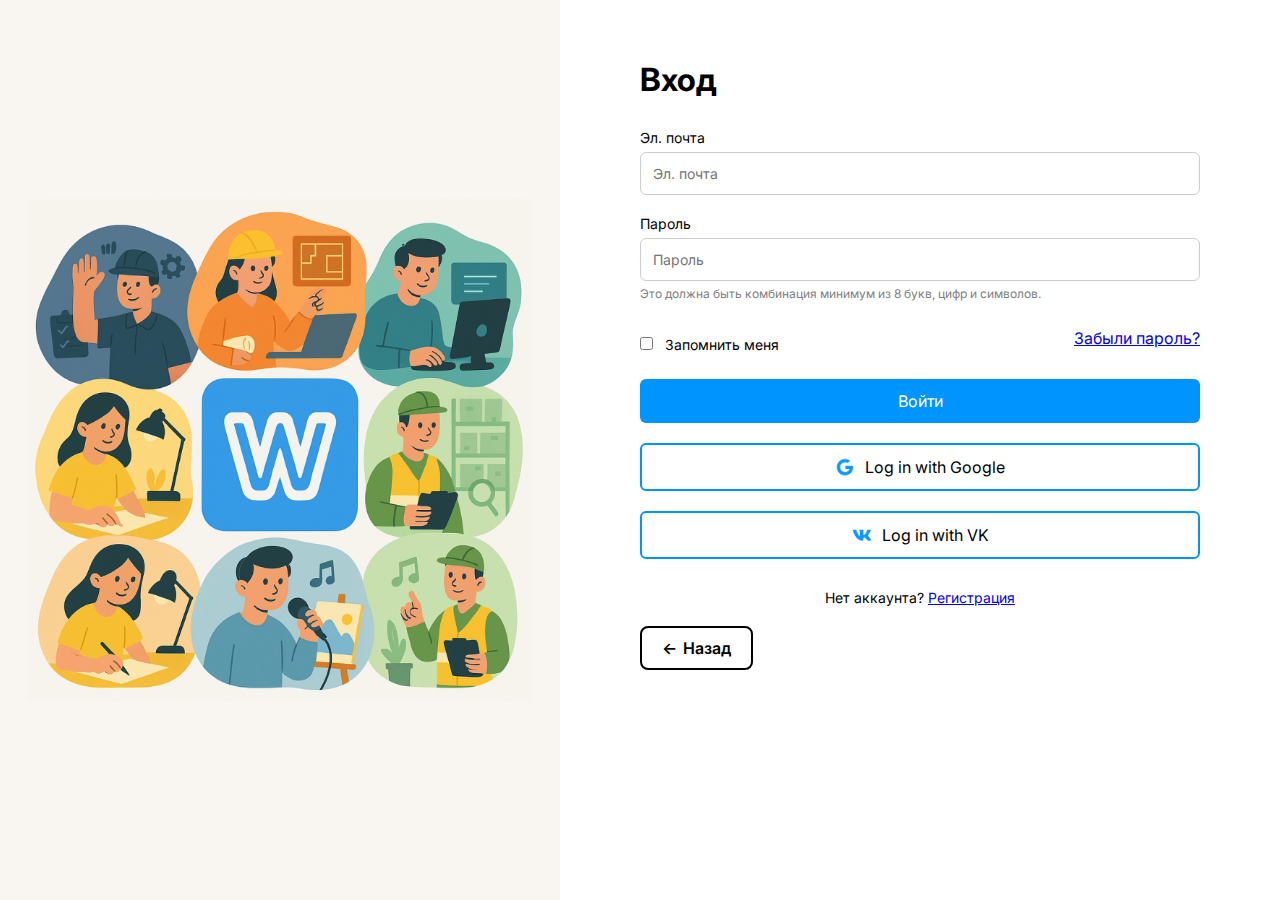
<file: login.html>
<!DOCTYPE html>
<html lang="ru">
<head>
  <meta charset="UTF-8">
  <meta name="viewport" content="width=device-width, initial-scale=1.0">
  <title>Вход</title>
  <link href="https://fonts.googleapis.com/css2?family=Inter:wght@400;600&display=swap" rel="stylesheet">
  <style>
    * {
      box-sizing: border-box;
      margin: 0;
      padding: 0;
      font-family: 'Inter', sans-serif;
    }
    body {
      display: flex;
      min-height: 100vh;
      background-color: #f9f6f1;
    }
    .left {
      flex: 1;
      display: flex;
      justify-content: center;
      align-items: center;
      background-color: #f9f6f1;
    }
    .left img {
      max-width: 90%;
      height: auto;
    }
    .right {
      flex: 1;
      background-color: white;
      padding: 60px 80px;
    }
    h1 {
      font-size: 32px;
      margin-bottom: 30px;
      font-weight: 700;
    }
    label {
      display: block;
      margin-top: 20px;
      margin-bottom: 6px;
      font-size: 14px;
    }
    input[type="email"], input[type="password"] {
      width: 100%;
      padding: 12px;
      font-size: 14px;
      border: 1px solid #ccc;
      border-radius: 6px;
    }
    .hint {
      font-size: 12px;
      color: gray;
      margin-top: 5px;
    }
    .remember-row {
      display: flex;
      align-items: center;
      margin-top: 15px;
      justify-content: space-between;
    }
    .remember-row input {
      margin-right: 8px;
    }
    .login-btn, .oauth-btn {
      width: 100%;
      padding: 12px;
      font-size: 16px;
      margin-top: 20px;
      border-radius: 6px;
      border: none;
      cursor: pointer;
    }
    .login-btn {
      background-color: #0094ff;
      color: white;
    }
    .oauth-btn {
      background-color: white;
      border: 2px solid #0094ff;
      display: flex;
      align-items: center;
      justify-content: center;
      gap: 10px;
    }
    .oauth-btn img {
      width: 20px;
    }
    .footer {
      margin-top: 30px;
      font-size: 14px;
      text-align: center;
    }
    .back-btn {
      display: inline-flex;
      align-items: center;
      gap: 6px;
      margin-top: 20px;
      padding: 10px 20px;
      border: 2px solid black;
      border-radius: 8px;
      font-weight: 600;
      cursor: pointer;
    }
  </style>
</head>
<body>
  <div class="left">
    <img src="static/img/welcome_img.png" alt="Illustration">
  </div>
  <div class="right">
    <h1>Вход</h1>
    <form>
      <label for="email">Эл. почта</label>
      <input type="email" id="email" placeholder="Эл. почта">

      <label for="password">Пароль</label>
      <input type="password" id="password" placeholder="Пароль">
      <div class="hint">Это должна быть комбинация минимум из 8 букв, цифр и символов.</div>

      <div class="remember-row">
        <label><input type="checkbox"> Запомнить меня</label>
        <a href="#">Забыли пароль?</a>
      </div>

      <button type="submit" class="login-btn">Войти</button>

      <button type="button" class="oauth-btn">
        <img src="static/img/google.png" alt="Google"> Log in with Google
      </button>
      <button type="button" class="oauth-btn">
        <img src="static/img/vk.png" alt="VK"> Log in with VK
      </button>

      <div class="footer">
        Нет аккаунта? <a href="registration/register.html">Регистрация</a>
      </div>
      <div class="back-btn">
        <span>&larr;</span> Назад
      </div>
    </form>
  </div>
</body>
</html>
</file>
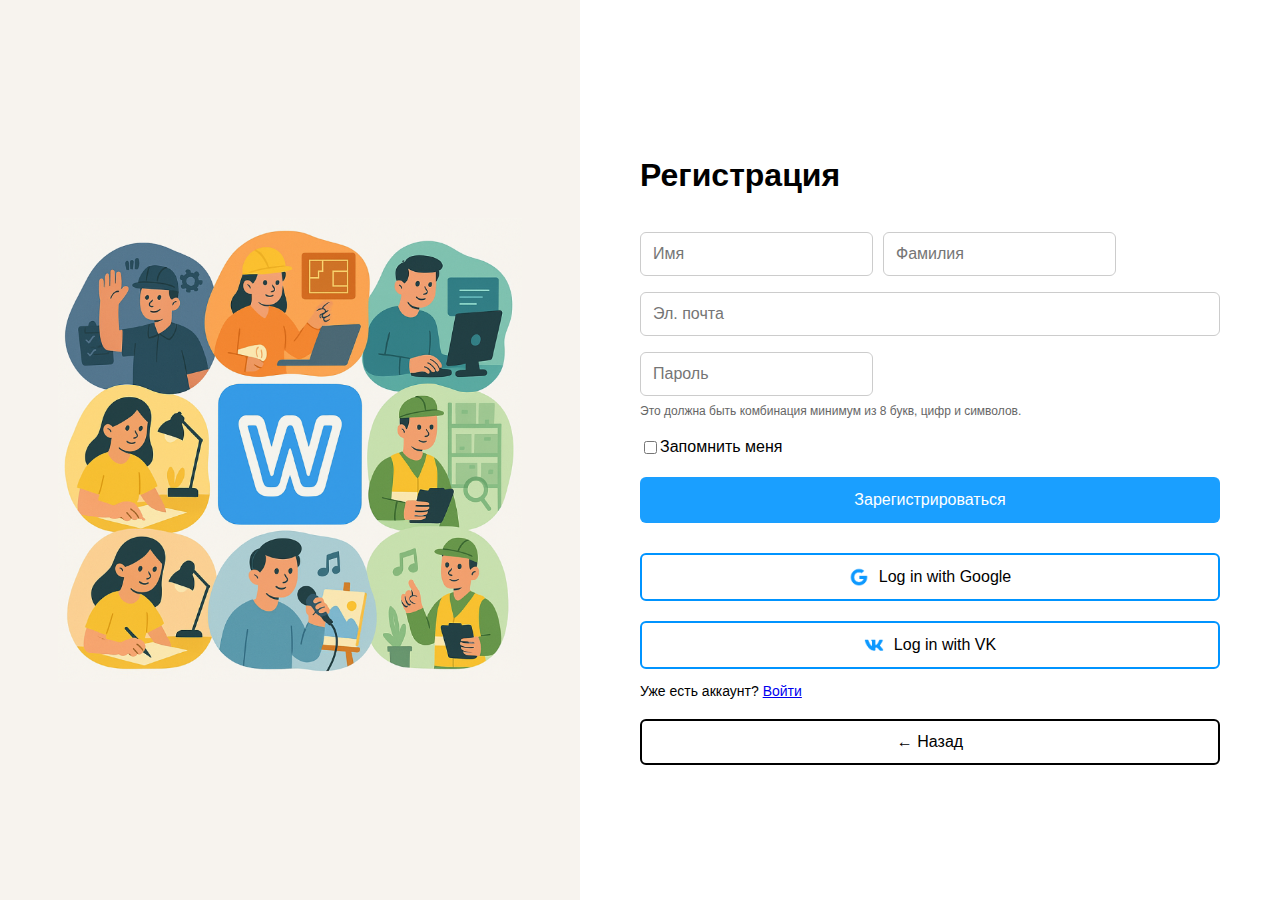
<file: registration/register.html>
<!DOCTYPE html>
<html lang="ru">
<head>
  <meta charset="UTF-8" />
  <meta name="viewport" content="width=device-width, initial-scale=1.0" />
  <title>Регистрация</title>
  <link rel="stylesheet" href="style.css" />
</head>
<body>
  <div class="container">
    <div class="left">
      <img src="../static/img/welcome_img.png" alt="Welcome image" />
    </div>
    <div class="right">
      <h1>Регистрация</h1>
      <form>
        <div class="row">
          <input type="text" placeholder="Имя" required />
          <input type="text" placeholder="Фамилия" required />
        </div>
        <input type="email" placeholder="Эл. почта" required />
        <div class="password-wrapper">
          <input type="password" placeholder="Пароль" id="password" required/>
        </div>
        <small>Это должна быть комбинация минимум из 8 букв, цифр и символов.</small>
        <label class="remember">
          <input type="checkbox" />
          Запомнить меня
        </label>
        <button type="submit">Зарегистрироваться</button>
          <button type="button" class="oauth-btn">
            <img src="../static/img/google.png" alt="Google"> Log in with Google
          </button>
          <button type="button" class="oauth-btn">
            <img src="../static/img/vk.png" alt="VK"> Log in with VK
          </button>
        <p class="footer-text">Уже есть аккаунт? <a href="../login.html">Войти</a></p>
        <button type="button" class="back">← Назад</button>
      </form>
    </div>
  </div>
  <script src="script.js"></script>
</body>
</html>
</file>
<file: registration/style.css>
body {
  margin: 0;
  font-family: sans-serif;
  background: #f7f3ee;
}

.container {
  display: flex;
  height: 100vh;
}

.left {
  flex: 1;
  display: flex;
  justify-content: center;
  align-items: center;
}

.left img {
  max-width: 80%;
  height: auto;
}

.right {
  flex: 1;
  background: #fff;
  padding: 60px;
  display: flex;
  flex-direction: column;
  justify-content: center;
}

h1 {
  font-size: 32px;
  margin-bottom: 30px;
}

form {
  display: flex;
  flex-direction: column;
}

input[type="text"],
input[type="email"],
input[type="password"] {
  padding: 12px;
  margin: 8px 0;
  border: 1px solid #ccc;
  border-radius: 6px;
  font-size: 16px;
}

.row {
  display: flex;
  gap: 10px;
}

.password-wrapper {
  position: relative;
}

.toggle-password {
  position: absolute;
  right: 12px;
  top: 12px;
  cursor: pointer;
}

small {
  font-size: 12px;
  color: #666;
  margin-bottom: 10px;
}

.remember {
  display: flex;
  align-items: center;
  margin: 10px 0;
}

button[type="submit"] {
  padding: 14px;
  background-color: #1a9fff;
  color: #fff;
  font-size: 16px;
  border: none;
  border-radius: 6px;
  margin: 10px 0;
  cursor: pointer;
}

.social {
  display: flex;
  gap: 10px;
  margin: 20px 0;
}

.social button {
  flex: 1;
  padding: 12px;
  font-size: 14px;
  border: 1px solid #1a9fff;
  border-radius: 6px;
  background: #fff;
  cursor: pointer;
}

.login-btn, .oauth-btn {
  width: 100%;
  padding: 12px;
  font-size: 16px;
  margin-top: 20px;
  border-radius: 6px;
  border: none;
  cursor: pointer;
}

.oauth-btn {
  background-color: white;
  border: 2px solid #0094ff;
  display: flex;
  align-items: center;
  justify-content: center;
  gap: 10px;
}
.oauth-btn img {
  width: 20px;
}

.footer-text {
  font-size: 14px;
  margin-bottom: 20px;
}

.back {
  padding: 12px;
  font-size: 16px;
  background: #fff;
  border: 2px solid #000;
  border-radius: 6px;
  cursor: pointer;
}
</file>
